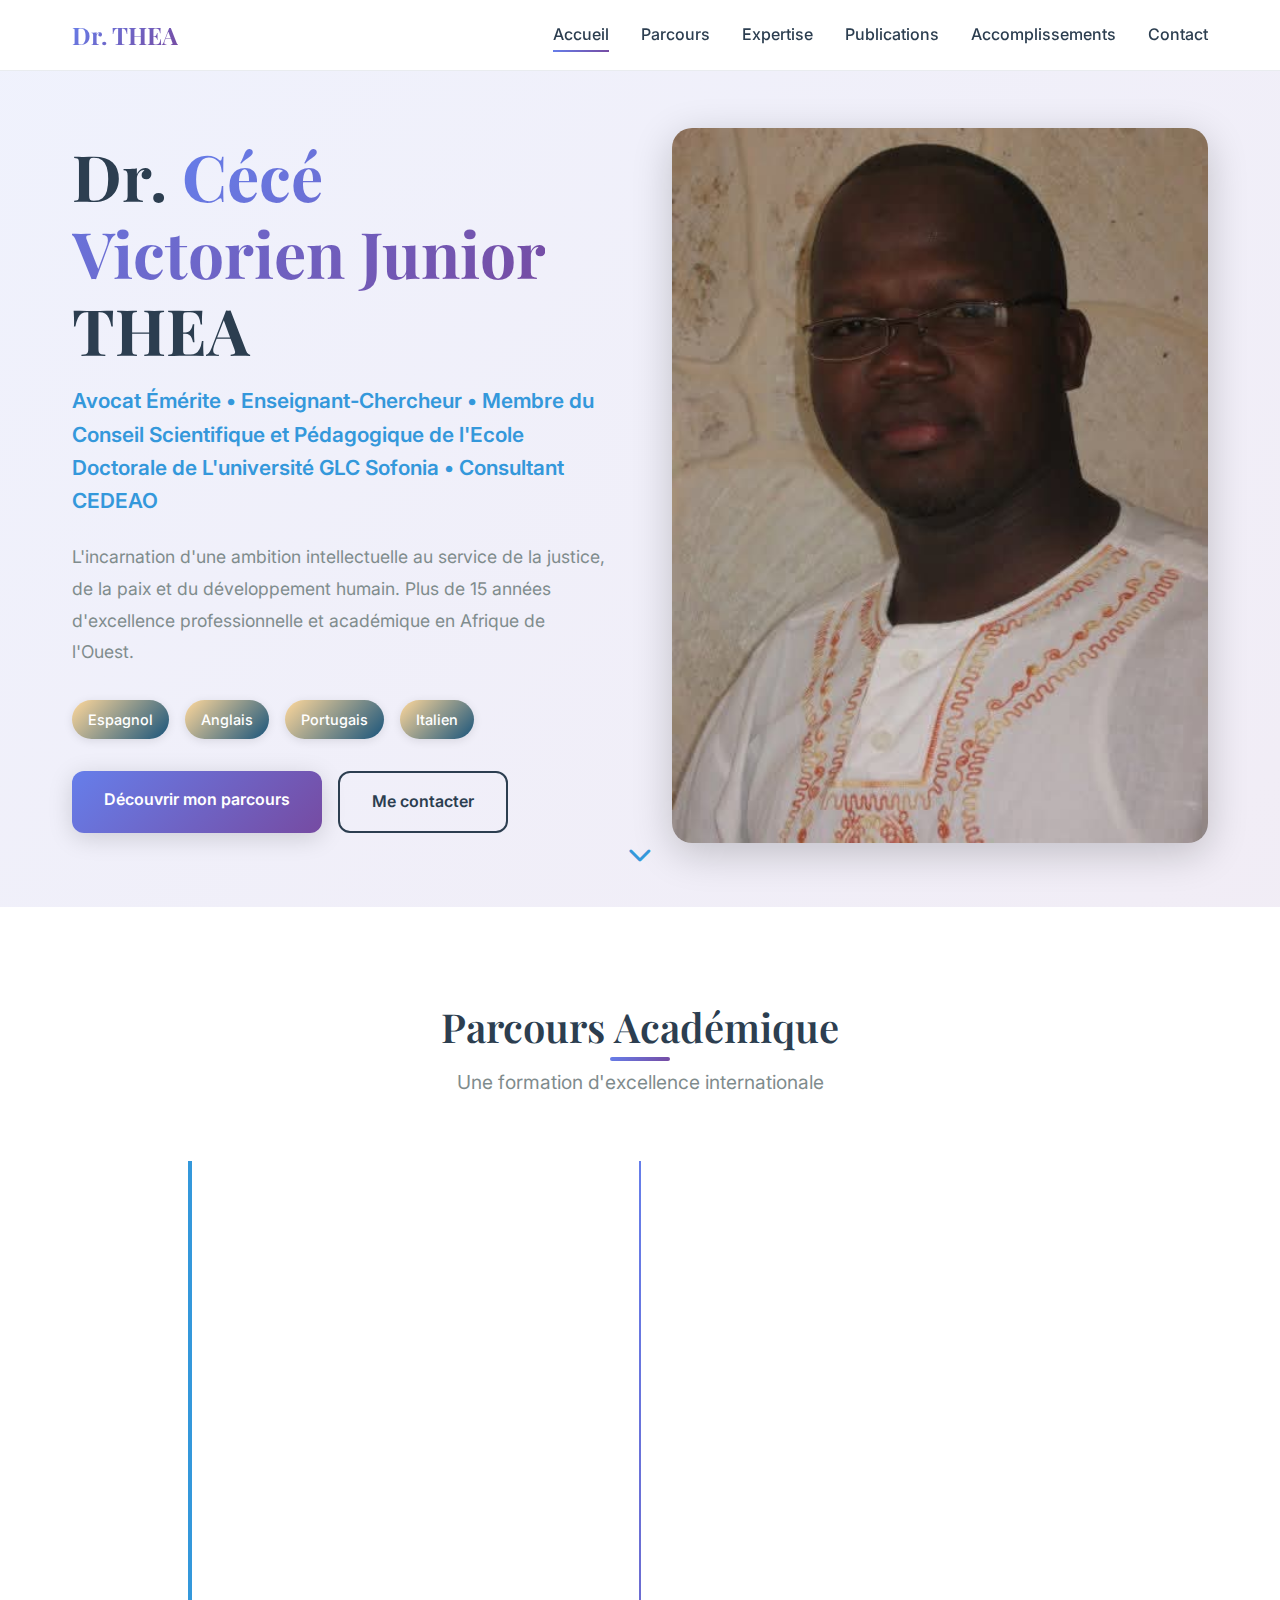
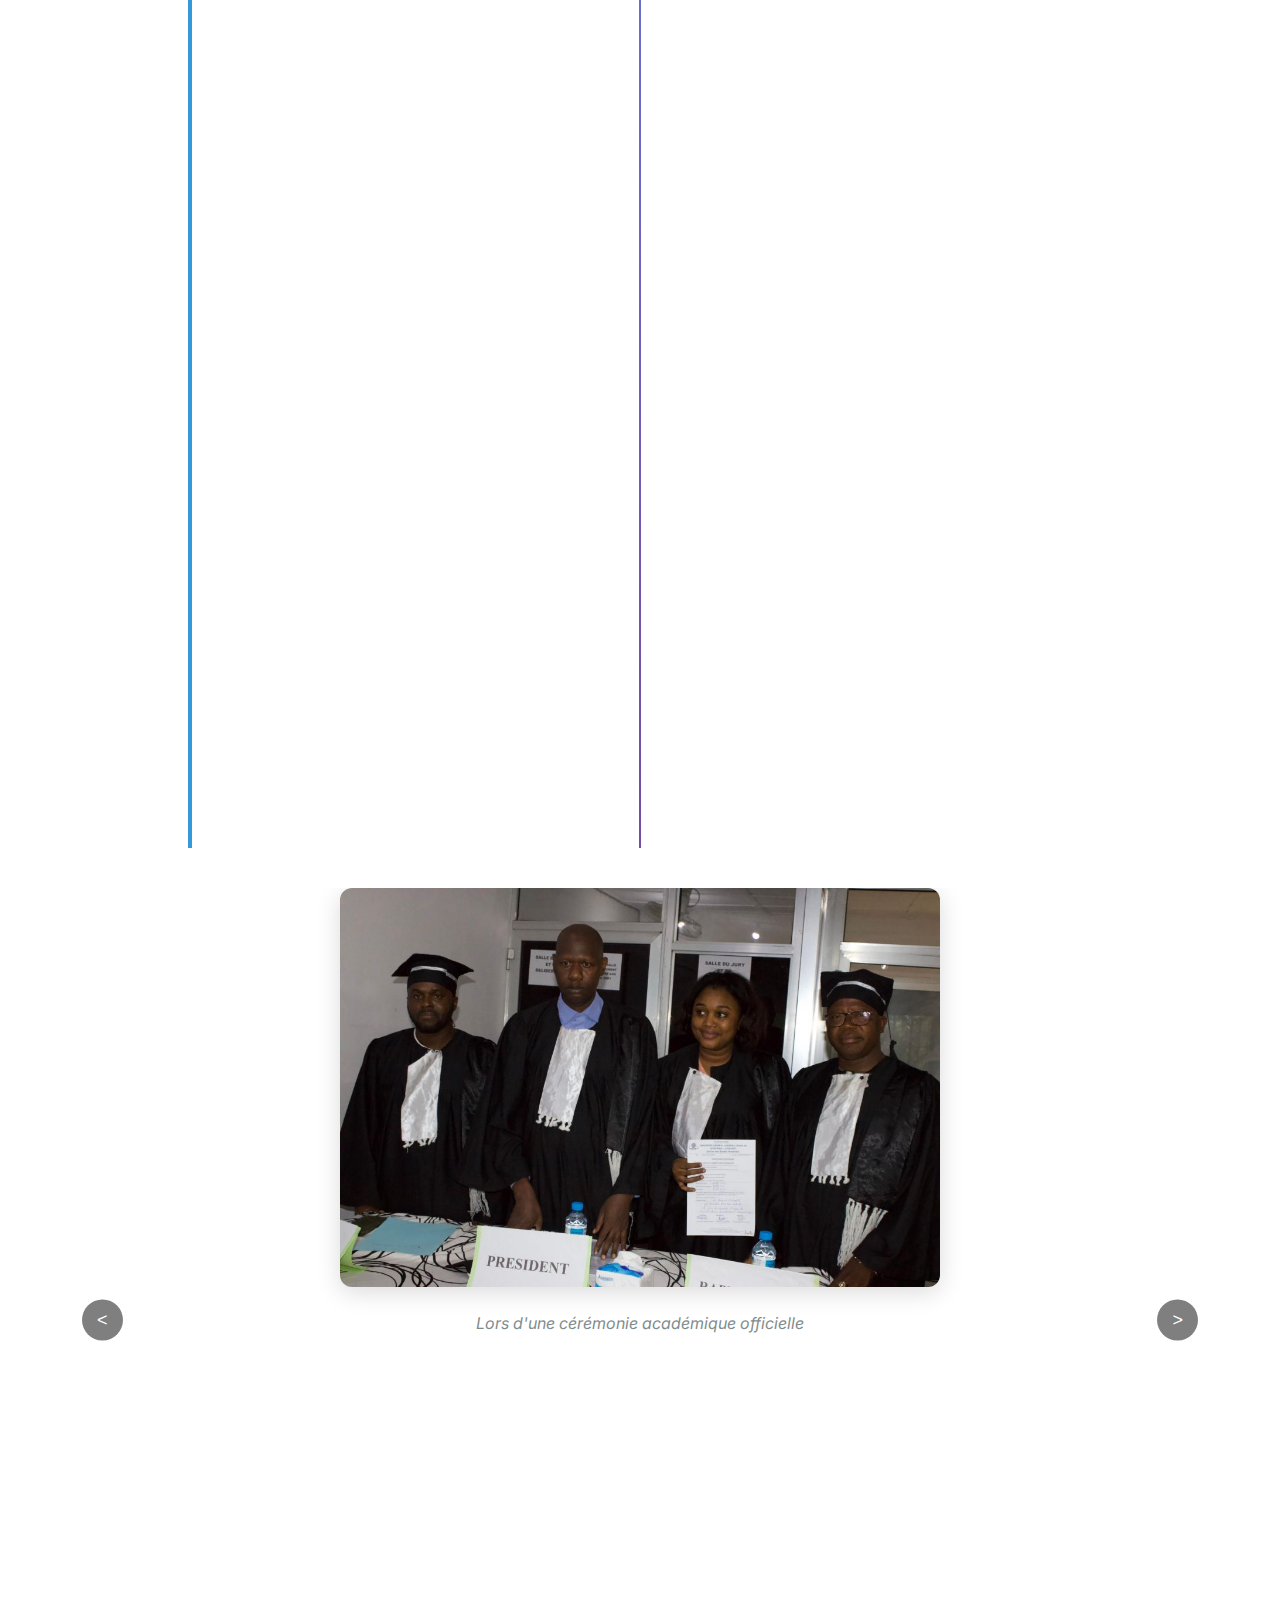
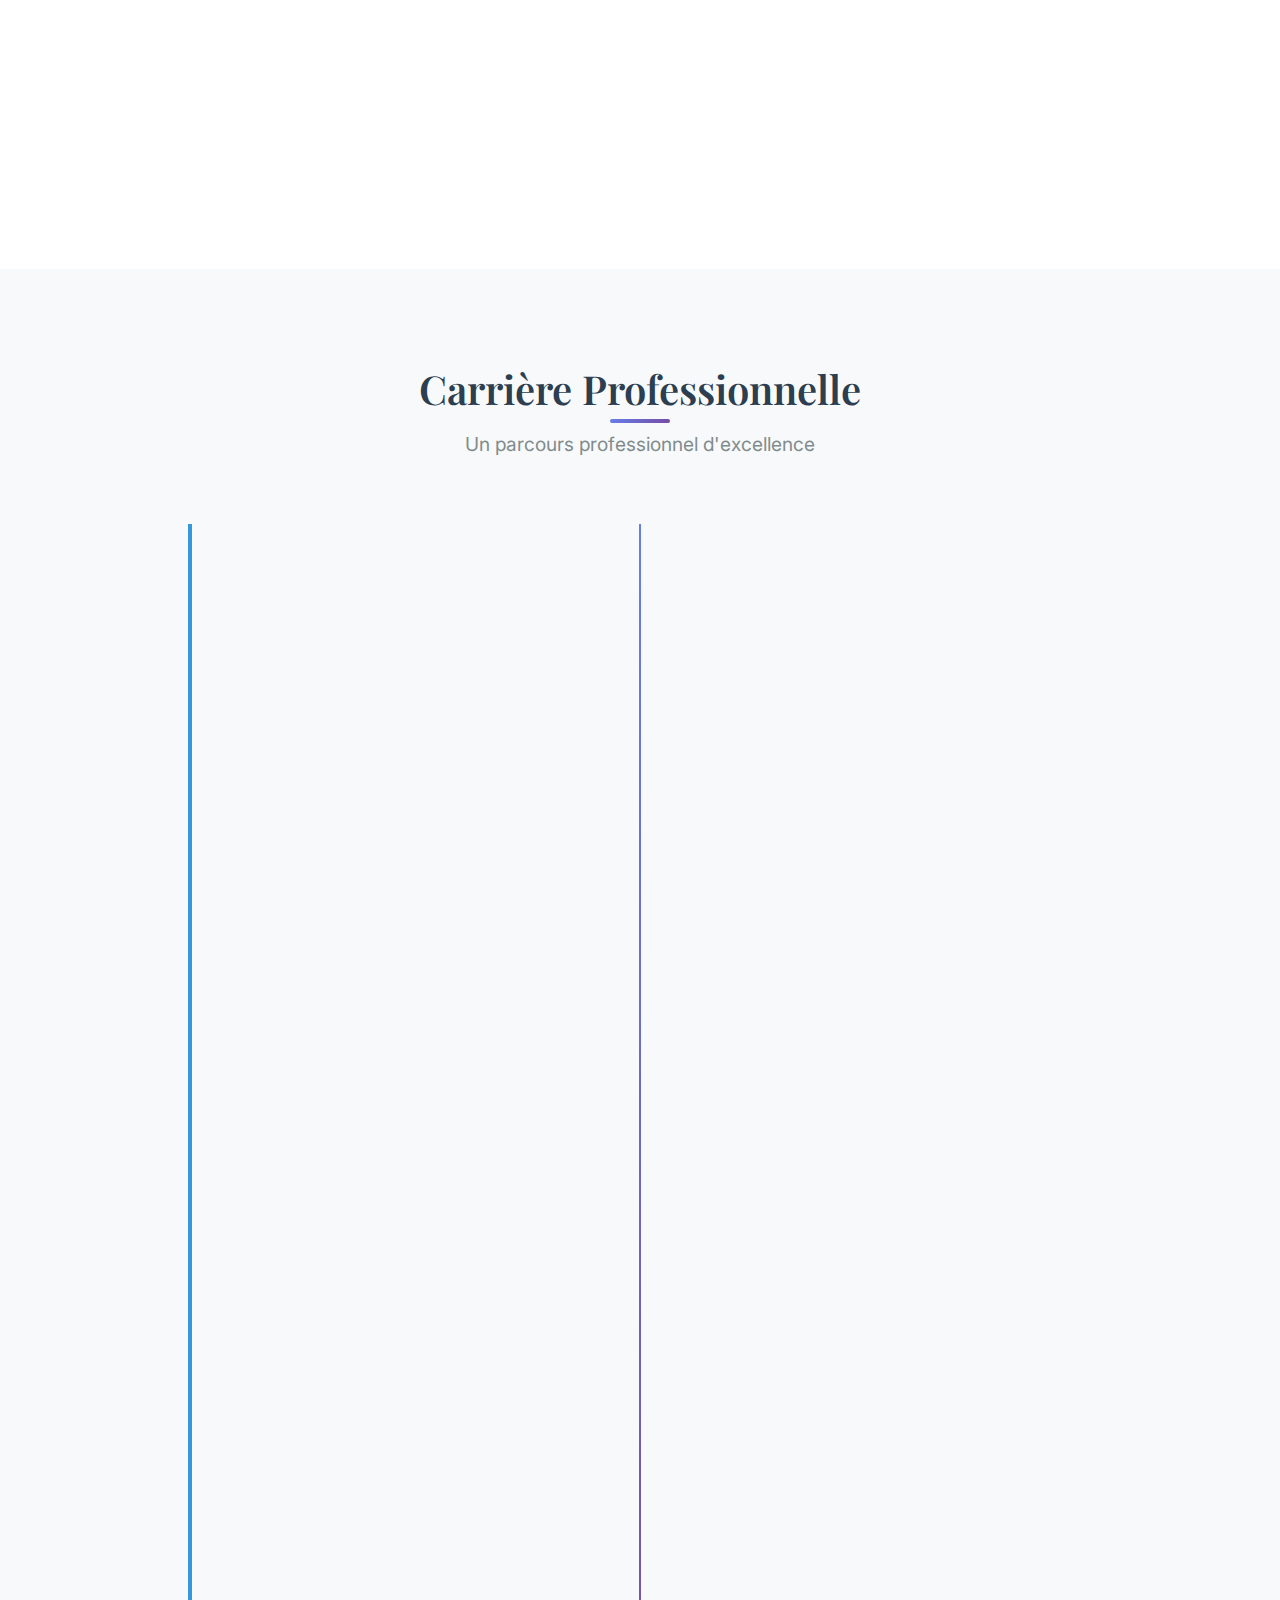
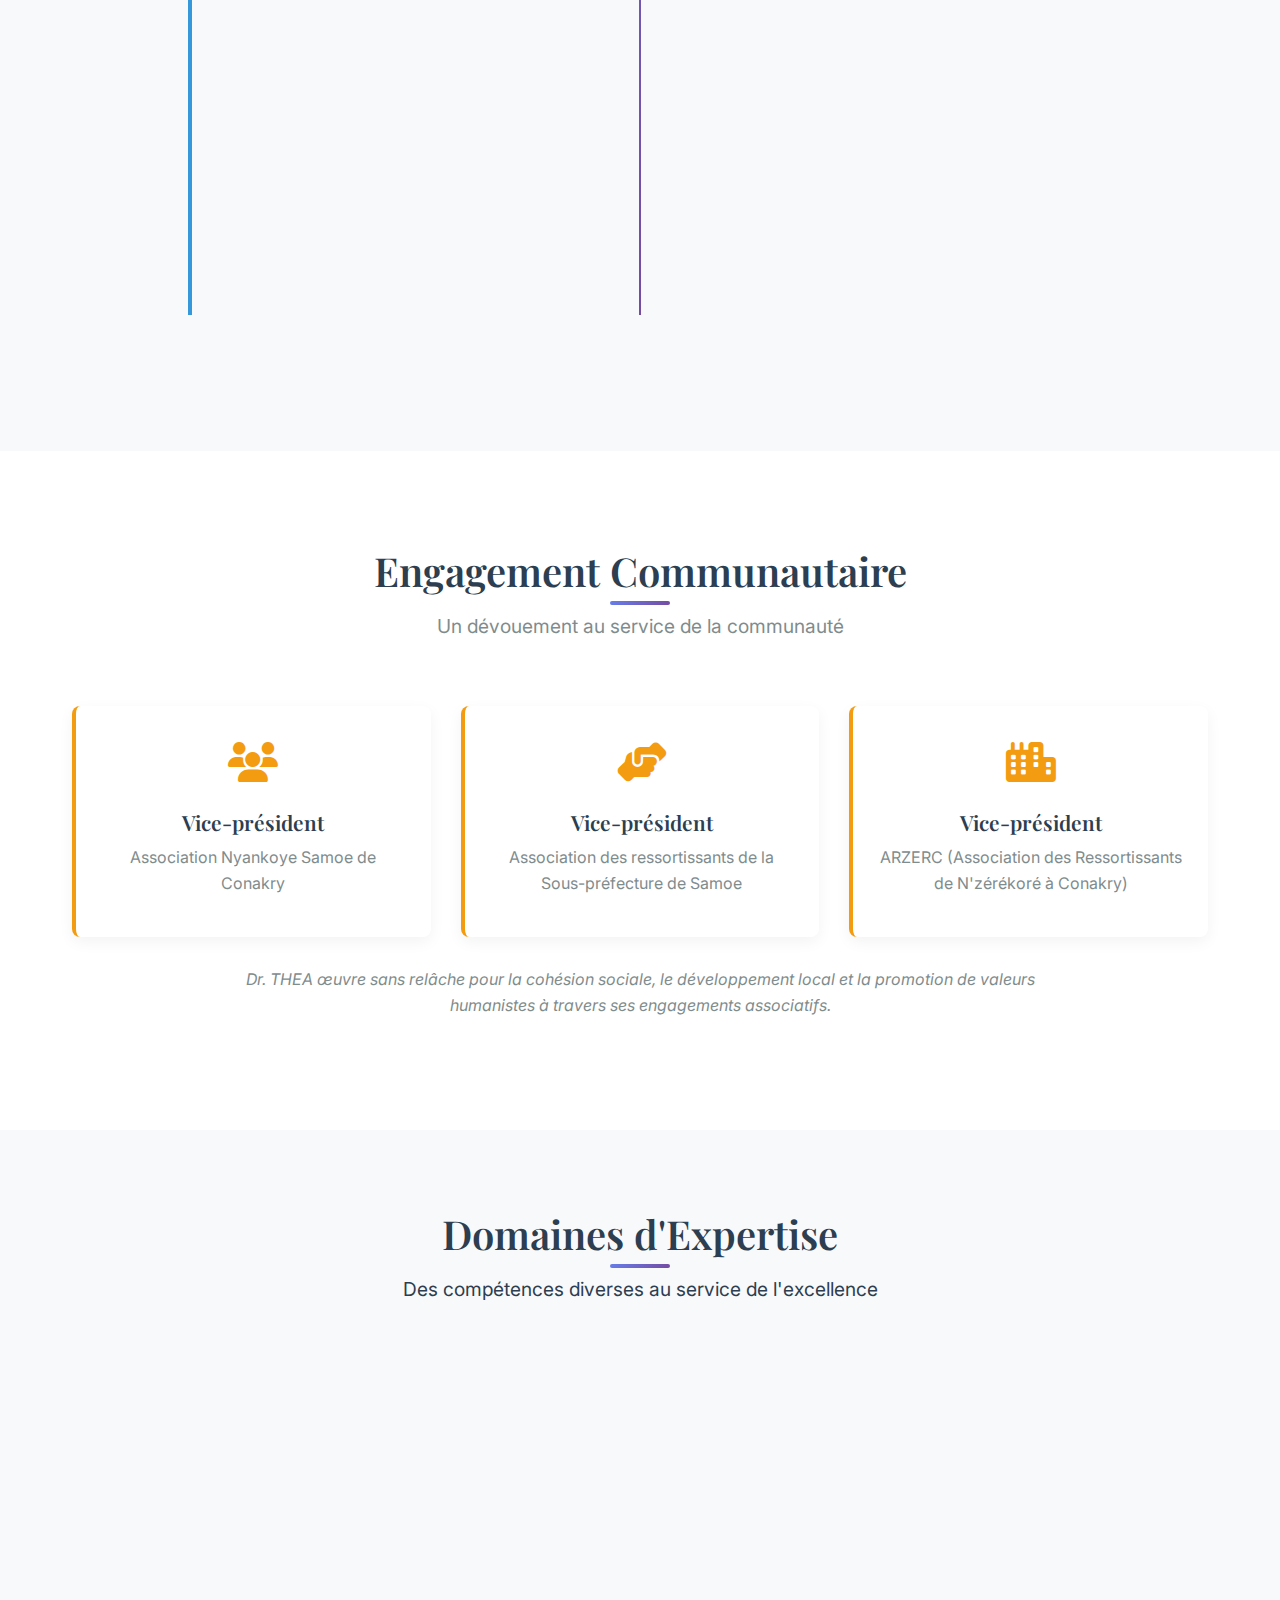
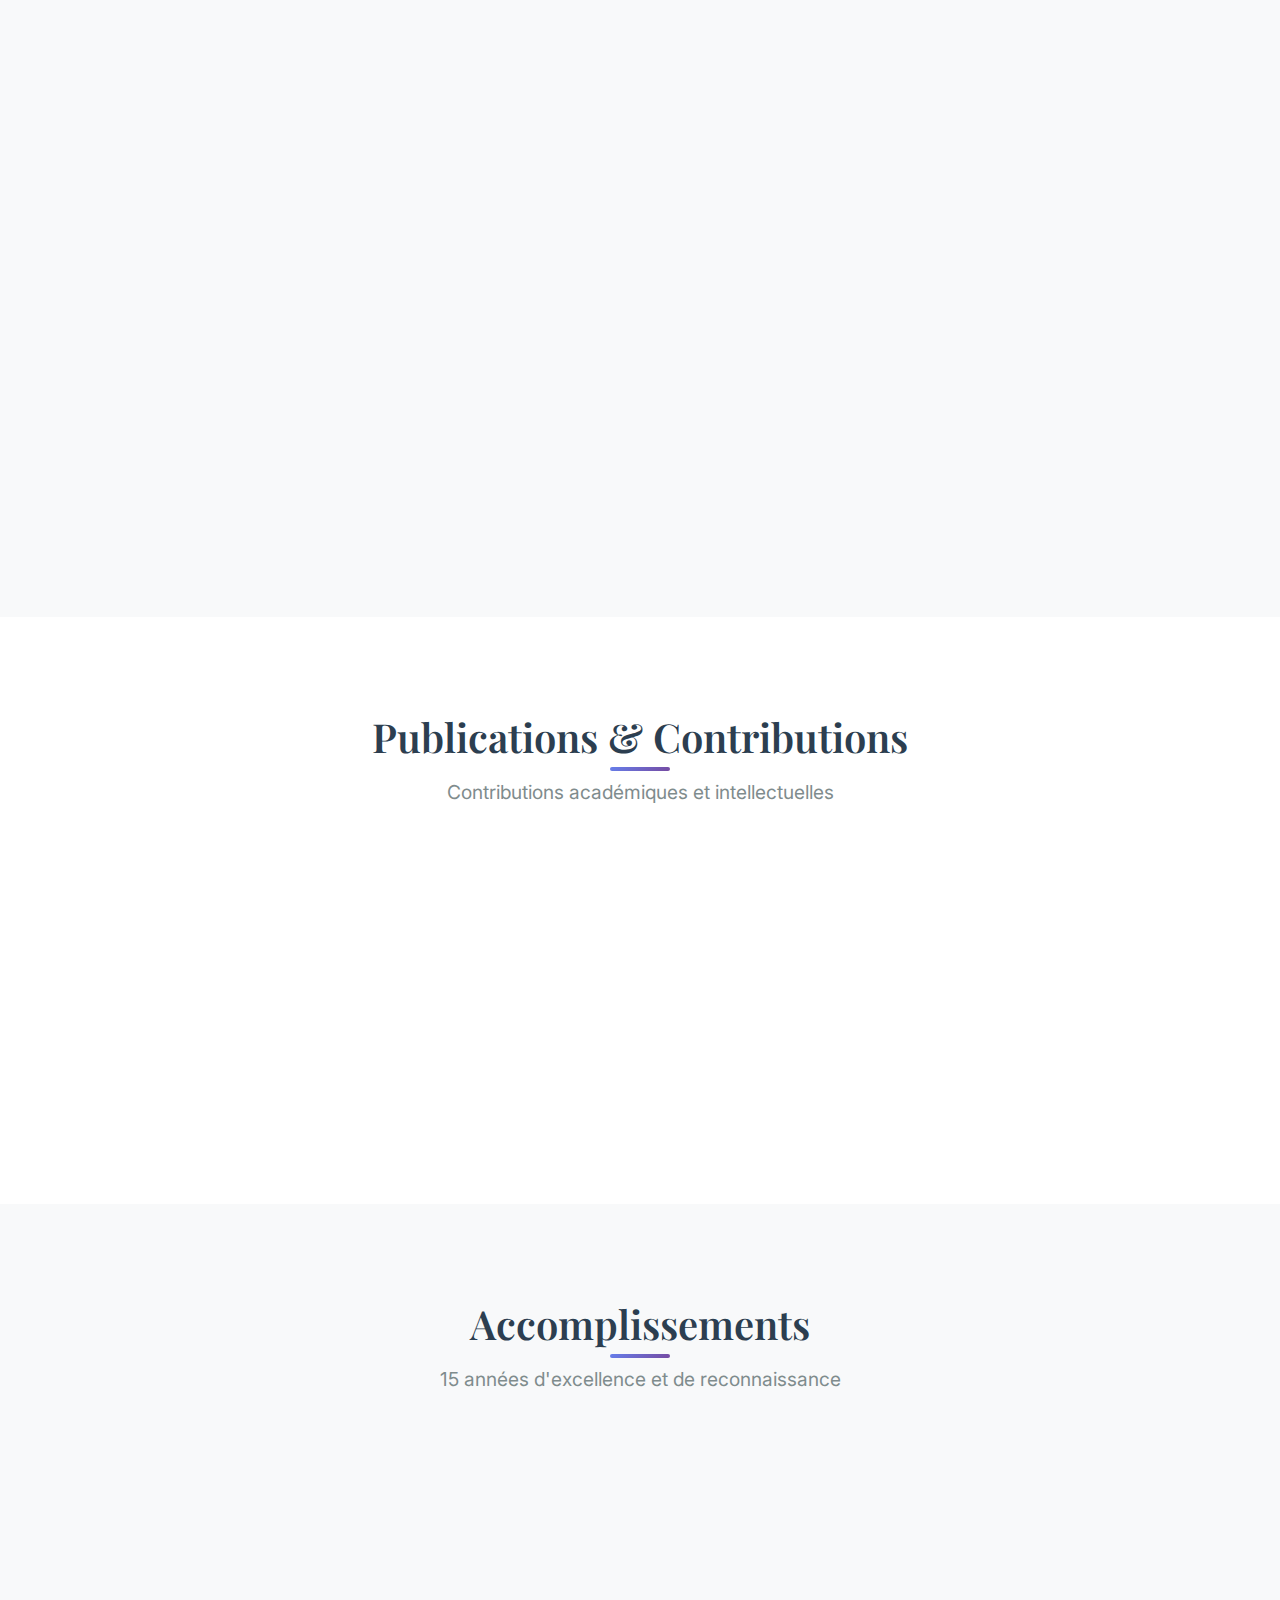
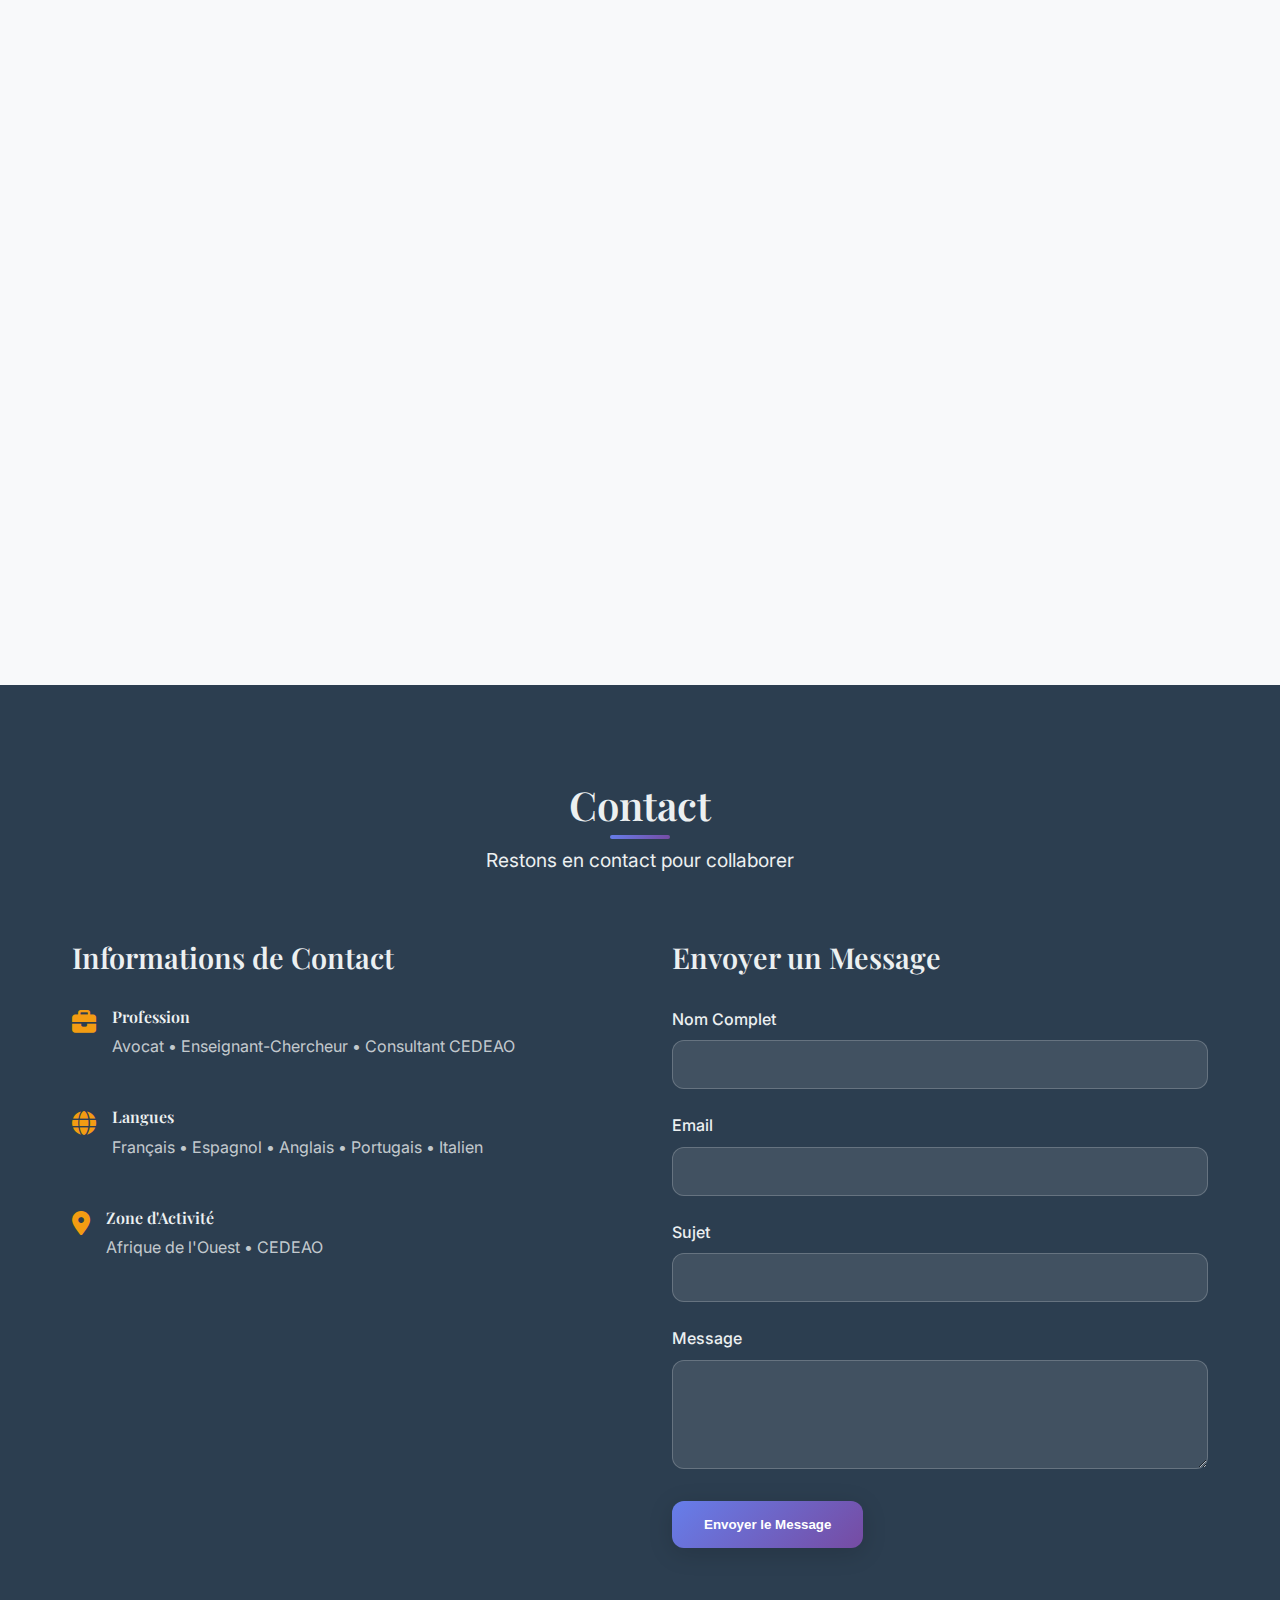
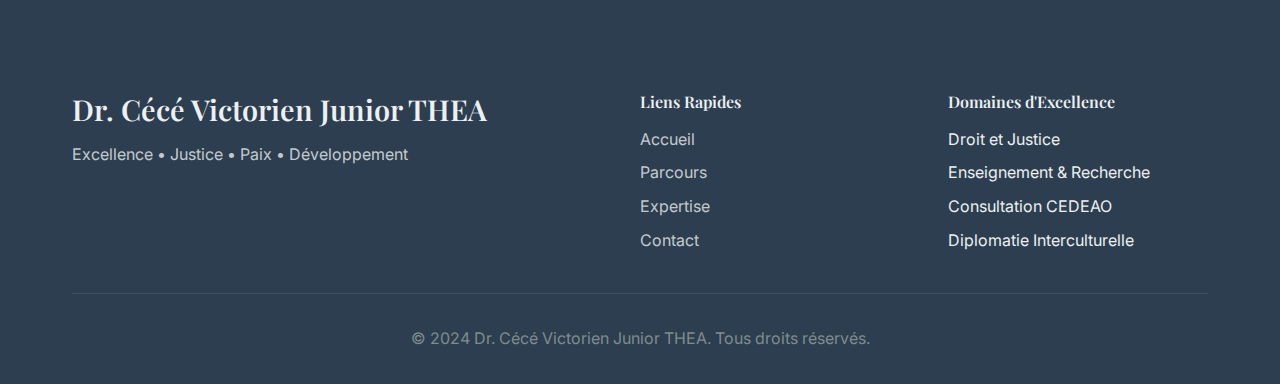
<file: index.html>
<!DOCTYPE html>
<html lang="fr">
<head>
    <meta charset="UTF-8">
    <meta name="viewport" content="width=device-width, initial-scale=1.0">
    <title>Dr. Cécé Victorien Junior THEA - Portfolio Professionnel</title>
    <link href="https://fonts.googleapis.com/css2?family=Inter:wght@300;400;500;600;700&family=Playfair+Display:wght@400;500;600;700&display=swap" rel="stylesheet">
    <link rel="stylesheet" href="https://cdn.jsdelivr.net/npm/@fortawesome/fontawesome-free@6.4.0/css/all.min.css">
    <link rel="stylesheet" href="css/style.css">
</head>
<body>
    <!-- Navigation -->
    <nav class="navbar" id="navbar">
        <div class="nav-container">
            <div class="nav-logo">
                <span>Dr. THEA</span>
            </div>
            <ul class="nav-menu" id="nav-menu">
                <li class="nav-item">
                    <a href="#accueil" class="nav-link">Accueil</a>
                </li>
                <li class="nav-item">
                    <a href="#parcours" class="nav-link">Parcours</a>
                </li>
                <li class="nav-item">
                    <a href="#expertise" class="nav-link">Expertise</a>
                </li>
                <li class="nav-item">
                    <a href="#publications" class="nav-link">Publications</a>
                </li>
                <li class="nav-item">
                    <a href="#accomplissements" class="nav-link">Accomplissements</a>
                </li>
                <li class="nav-item">
                    <a href="#contact" class="nav-link">Contact</a>
                </li>
            </ul>
            <div class="hamburger" id="hamburger">
                <span class="bar"></span>
                <span class="bar"></span>
                <span class="bar"></span>
            </div>
        </div>
    </nav>

    <!-- Section Héro -->
    <section id="accueil" class="hero">
        <div class="hero-content">
            <div class="hero-text">
                <h1 class="hero-title">
                    Dr. <span class="highlight">Cécé Victorien Junior</span> THEA
                </h1>
                <p class="hero-subtitle">
                    Avocat Émérite • Enseignant-Chercheur • Membre du Conseil Scientifique et Pédagogique de l'Ecole Doctorale de L'université GLC Sofonia • Consultant CEDEAO
                </p>
                <p class="hero-description">
                    L'incarnation d'une ambition intellectuelle au service de la justice, de la paix et du développement humain. 
                    Plus de 15 années d'excellence professionnelle et académique en Afrique de l'Ouest.
                </p>
                <div class="hero-languages">
                    <span class="language-badge">Espagnol</span>
                    <span class="language-badge">Anglais</span>
                    <span class="language-badge">Portugais</span>
                    <span class="language-badge">Italien</span>
                </div>
                <div class="hero-buttons">
                    <a href="#parcours" class="btn btn-primary">Découvrir mon parcours</a>
                    <a href="#contact" class="btn btn-secondary">Me contacter</a>
                </div>
            </div>
            <div class="hero-image">
                <div class="image-container">
                    <img src="images/photo1.jpg" alt="Dr. Cécé Victorien Junior THEA" class="profile-image">
                    <div class="image-overlay"></div>
                </div>
            </div>
        </div>
        <div class="scroll-indicator">
            <i class="fas fa-chevron-down"></i>
        </div>
    </section>

    <!-- Section Parcours Académique -->
    <section id="parcours" class="section">
        <div class="container">
            <div class="section-header">
                <h2 class="section-title">Parcours Académique</h2>
                <p class="section-subtitle">Une formation d'excellence internationale</p>
            </div>
            
            <div class="timeline">
                <div class="timeline-item">
                    <div class="timeline-marker"></div>
                    <div class="timeline-content">
                        <div class="timeline-date">1992-1997</div>
                        <h3>Université Gamal Abdel Nasser, Conakry, Guinée</h3>
                        <p>Maîtrise approfondie de la langue espagnole</p>
                    </div>
                </div>
                
                <div class="timeline-item">
                    <div class="timeline-marker"></div>
                    <div class="timeline-content">
                        <div class="timeline-date">Université de Santiago de Cuba</div>
                        <h3>Perfectionnement en langue espagnole</h3>
                        <p>Approfondissement des compétences linguistiques et culturelles</p>
                    </div>
                </div>
                
                <div class="timeline-item">
                    <div class="timeline-marker"></div>
                    <div class="timeline-content">
                        <div class="timeline-date">1998-2003</div>
                        <h3>Université centrale de Las Villas, Cuba</h3>
                        <p>Diplôme d'études supérieures en droit (Bac+5)</p>
                    </div>
                </div>
                
                <div class="timeline-item">
                    <div class="timeline-marker"></div>
                    <div class="timeline-content">
                        <div class="timeline-date">2004-2006</div>
                        <h3>Université de La Havane, Cuba</h3>
                        <p>Spécialisation en droit international public</p>
                    </div>
                </div>
                
                <div class="timeline-item">
                    <div class="timeline-marker"></div>
                    <div class="timeline-content">
                        <div class="timeline-date">2004-2010</div>
                        <h3>Université de La Havane, Cuba</h3>
                        <p>Doctorat en droit international public</p>
                        <p class="timeline-thesis">Thèse: "Les voies pacifiques de résolution des conflits armés dans l'espace des États membres de la CEDEAO"</p>
                    </div>
                </div>
            </div>

            <div class="academic-image carousel">
                <div class="carousel-container">
                    <div class="carousel-slide">
                        <img src="images/photo2.jpg" alt="Cérémonie académique - Dr. THEA" class="ceremony-image">
                        <div class="image-caption">
                            <p>Lors d'une cérémonie académique officielle</p>
                        </div>
                    </div>
                    <div class="carousel-slide">
                        <img src="images/photo3.jpg" alt="Conférence - Dr. THEA" class="ceremony-image">
                        <div class="image-caption">
                            <p>Lors d'une conférence internationale</p>
                        </div>
                    </div>
                    <div class="carousel-slide">
                        <img src="images/photo4.jpg" alt="Remise de diplôme - Dr. THEA" class="ceremony-image">
                        <div class="image-caption">
                            <p>Cérémonie de remise de diplôme</p>
                        </div>
                    </div>
                    <div class="carousel-slide">
                        <img src="images/photo5.jpg" alt="Remise de diplôme - Dr. THEA" class="ceremony-image">
                        <div class="image-caption">
                            <p>Cérémonie de remise de diplôme</p>
                        </div>
                    </div>
                    <div class="carousel-slide">
                        <img src="images/photo6.jpg" alt="Remise de diplôme - Dr. THEA" class="ceremony-image">
                        <div class="image-caption">
                            <p>Cérémonie de remise de diplôme</p>
                        </div>
                    </div>
                    <div class="carousel-slide">
                        <img src="images/photo7.jpg" alt="Remise de diplôme - Dr. THEA" class="ceremony-image">
                        <div class="image-caption">
                            <p>Cérémonie de remise de diplôme</p>
                        </div>
                    </div>
                </div>
                <button class="carousel-button prev">&lt;</button>
                <button class="carousel-button next">&gt;</button>
            </div>
        </div>
    </section>

    <!-- Section Carrière Professionnelle -->
    <section id="carriere" class="section">
        <div class="container">
            <div class="section-header">
                <h2 class="section-title">Carrière Professionnelle</h2>
                <p class="section-subtitle">Un parcours professionnel d'excellence</p>
            </div>
            
            <div class="timeline">
                <div class="timeline-item">
                    <div class="timeline-marker"></div>
                    <div class="timeline-content">
                        <div class="timeline-date">2011-2016</div>
                        <h3>Recteur de l'Université pour le Développement Communautaire (UDECOM)</h3>
                        <p>N'zérékoré, Guinée</p>
                        <p>Plus jeune Recteur de l'histoire de l'université, impulsant des programmes innovants de formation et de recherche centrés sur le développement local.</p>
                    </div>
                </div>
                
                <div class="timeline-item">
                    <div class="timeline-marker"></div>
                    <div class="timeline-content">
                        <div class="timeline-date">2016-2021</div>
                        <h3>Directeur de la Clinique juridique de l'INIDH</h3>
                        <p>Institution Nationale Indépendante des Droits Humains</p>
                        <p>Formation d'une génération de juristes conscients de leurs responsabilités civiques et sociales.</p>
                    </div>
                </div>
                
                <div class="timeline-item">
                    <div class="timeline-marker"></div>
                    <div class="timeline-content">
                        <div class="timeline-date">Présent</div>
                        <h3>Directeur du cabinet d'avocats et d'études légales "JUREX"</h3>
                        <p>Conjugue rigueur juridique et approche innovante, offrant un accompagnement d'excellence à ses clients.</p>
                    </div>
                </div>
                
                <div class="timeline-item">
                    <div class="timeline-marker"></div>
                    <div class="timeline-content">
                        <div class="timeline-date">Présent</div>
                        <h3>Enseignant-Chercheur</h3>
                        <p>Université Général Lansana Conté de Sonfonia et ISFAD de Conakry</p>
                        <p>Encadrement de doctorants et d'étudiants en Masters spécialisés en droit de l'environnement, mines et développement durable, droit de l'homme et droit humanitaire, et droit public fondamental.</p>
                    </div>
                </div>
            </div>
        </div>
    </section>

    <!-- Section Engagement Communautaire -->
    <section id="engagement" class="section">
        <div class="container">
            <div class="section-header">
                <h2 class="section-title">Engagement Communautaire</h2>
                <p class="section-subtitle">Un dévouement au service de la communauté</p>
            </div>
            
            <div class="engagement-grid">
                <div class="engagement-card">
                    <div class="card-icon">
                        <i class="fas fa-users"></i>
                    </div>
                    <h3>Vice-président</h3>
                    <p>Association Nyankoye Samoe de Conakry</p>
                </div>
                
                <div class="engagement-card">
                    <div class="card-icon">
                        <i class="fas fa-hands-helping"></i>
                    </div>
                    <h3>Vice-président</h3>
                    <p>Association des ressortissants de la Sous-préfecture de Samoe</p>
                </div>
                
                <div class="engagement-card">
                    <div class="card-icon">
                        <i class="fas fa-city"></i>
                    </div>
                    <h3>Vice-président</h3>
                    <p>ARZERC (Association des Ressortissants de N'zérékoré à Conakry)</p>
                </div>
            </div>
            
            <div class="engagement-description">
                <p>Dr. THEA œuvre sans relâche pour la cohésion sociale, le développement local et la promotion de valeurs humanistes à travers ses engagements associatifs.</p>
            </div>
        </div>
    </section>

    <!-- Section Expertise -->
    <section id="expertise" class="section expertise-section">
        <div class="container">
            <div class="section-header">
                <h2 class="section-title">Domaines d'Expertise</h2>
                <p class="section-subtitle">Des compétences diverses au service de l'excellence</p>
            </div>
            
            <div class="expertise-grid">
                <div class="expertise-card">
                    <div class="card-icon">
                        <i class="fas fa-balance-scale"></i>
                    </div>
                    <h3>Droit International</h3>
                    <p>Spécialiste des questions juridiques internationales avec plus de 15 années d'expérience. Expertise particulière en droit international public.</p>
                </div>
                
                <div class="expertise-card">
                    <div class="card-icon">
                        <i class="fas fa-graduation-cap"></i>
                    </div>
                    <h3>Enseignement Supérieur</h3>
                    <p>Formation et encadrement de doctorants et d'étudiants en Masters spécialisés en droit de l'environnement, mines et développement durable, droit de l'homme et droit humanitaire.</p>
                </div>
                
                <div class="expertise-card">
                    <div class="card-icon">
                        <i class="fas fa-handshake"></i>
                    </div>
                    <h3>Consultation Juridique</h3>
                    <p>Conseil et expertise auprès du Parlement de la CEDEAO et d'autres organisations régionales et internationales.</p>
                </div>
                
                <div class="expertise-card">
                    <div class="card-icon">
                        <i class="fas fa-gavel"></i>
                    </div>
                    <h3>Cabinet d'Avocats JUREX</h3>
                    <p>Direction d'un cabinet d'avocats et d'études légales alliant rigueur juridique et approche innovante.</p>
                </div>
                
                <div class="expertise-card">
                    <div class="card-icon">
                        <i class="fas fa-dove"></i>
                    </div>
                    <h3>Gestion et Prévention des Conflits</h3>
                    <p>Spécialiste en alerte précoce, maintien de la paix et résolution pacifique des conflits armés dans l'espace CEDEAO.</p>
                </div>
                
                <div class="expertise-card">
                    <div class="card-icon">
                        <i class="fas fa-globe-africa"></i>
                    </div>
                    <h3>Communication Interculturelle</h3>
                    <p>Polyglotte maîtrisant l'espagnol, l'anglais, le portugais et l'italien, facilitant le dialogue et la diplomatie internationale.</p>
                </div>
            </div>
        </div>
    </section>

    <!-- Section Publications -->
    <section id="publications" class="section">
        <div class="container">
            <div class="section-header">
                <h2 class="section-title">Publications & Contributions</h2>
                <p class="section-subtitle">Contributions académiques et intellectuelles</p>
            </div>
            
            <div class="publications-grid">
                <div class="publication-card">
                    <div class="publication-type">Recherche Juridique</div>
                    <h3>Contributions au Droit Ouest-Africain</h3>
                    <p>Recherches approfondies sur l'harmonisation des systèmes juridiques en Afrique de l'Ouest</p>
                </div>
                
                <div class="publication-card">
                    <div class="publication-type">Consultation CEDEAO</div>
                    <h3>Rapports Parlementaires</h3>
                    <p>Analyses et recommandations pour le renforcement des institutions démocratiques régionales</p>
                </div>
                
                <div class="publication-card">
                    <div class="publication-type">Enseignement</div>
                    <h3>Formation Académique</h3>
                    <p>Développement de programmes d'enseignement innovants en droit et sciences politiques</p>
                </div>
            </div>
        </div>
    </section>

    <!-- Section Accomplissements -->
    <section id="accomplissements" class="section accomplishments-section">
        <div class="container">
            <div class="section-header">
                <h2 class="section-title">Accomplissements</h2>
                <p class="section-subtitle">15 années d'excellence et de reconnaissance</p>
            </div>
            
            <div class="stats-grid">
                <div class="stat-card">
                    <div class="stat-number">15+</div>
                    <div class="stat-label">Années d'Expérience</div>
                </div>
                
                <div class="stat-card">
                    <div class="stat-number">4</div>
                    <div class="stat-label">Langues Maîtrisées</div>
                </div>
                
                <div class="stat-card">
                    <div class="stat-number">∞</div>
                    <div class="stat-label">Impact Régional</div>
                </div>
            </div>
            
            <div class="achievements-list">
                <div class="achievement-item">
                    <i class="fas fa-trophy"></i>
                    <div class="achievement-content">
                        <h3>Référence Incontournable</h3>
                        <p>Reconnu comme une référence incontournable en Afrique de l'Ouest</p>
                    </div>
                </div>
                
                <div class="achievement-item">
                    <i class="fas fa-medal"></i>
                    <div class="achievement-content">
                        <h3>Excellence Professionnelle</h3>
                        <p>Plus de 15 années consacrées à l'excellence professionnelle et académique</p>
                    </div>
                </div>
                
                <div class="achievement-item">
                    <i class="fas fa-star"></i>
                    <div class="achievement-content">
                        <h3>Impact International</h3>
                        <p>Contribution significative au dialogue et à la diplomatie interculturelle</p>
                    </div>
                </div>
            </div>
        </div>
    </section>

    <!-- Section Contact -->
    <section id="contact" class="section contact-section">
        <div class="container">
            <div class="section-header">
                <h2 class="section-title">Contact</h2>
                <p class="section-subtitle">Restons en contact pour collaborer</p>
            </div>
            
            <div class="contact-content">
                <div class="contact-info">
                    <h3>Informations de Contact</h3>
                    <div class="contact-item">
                        <i class="fas fa-briefcase"></i>
                        <div>
                            <h4>Profession</h4>
                            <p>Avocat • Enseignant-Chercheur • Consultant CEDEAO</p>
                        </div>
                    </div>
                    
                    <div class="contact-item">
                        <i class="fas fa-globe"></i>
                        <div>
                            <h4>Langues</h4>
                            <p>Français • Espagnol • Anglais • Portugais • Italien</p>
                        </div>
                    </div>
                    
                    <div class="contact-item">
                        <i class="fas fa-map-marker-alt"></i>
                        <div>
                            <h4>Zone d'Activité</h4>
                            <p>Afrique de l'Ouest • CEDEAO</p>
                        </div>
                    </div>
                </div>
                
                <div class="contact-form">
                    <h3>Envoyer un Message</h3>
                    <form id="contactForm">
                        <div class="form-group">
                            <label for="name">Nom Complet</label>
                            <input type="text" id="name" name="name" required>
                        </div>
                        
                        <div class="form-group">
                            <label for="email">Email</label>
                            <input type="email" id="email" name="email" required>
                        </div>
                        
                        <div class="form-group">
                            <label for="subject">Sujet</label>
                            <input type="text" id="subject" name="subject" required>
                        </div>
                        
                        <div class="form-group">
                            <label for="message">Message</label>
                            <textarea id="message" name="message" rows="5" required></textarea>
                        </div>
                        
                        <button type="button" id="sendMailtoBtn" class="btn btn-primary">Envoyer le Message</button>
                    </form>
                    <div id="form-status" class="mt-3"></div>
                </div>
            </div>
        </div>
    </section>

    <!-- Footer -->
    <footer class="footer">
        <div class="container">
            <div class="footer-content">
                <div class="footer-logo">
                    <h3>Dr. Cécé Victorien Junior THEA</h3>
                    <p>Excellence • Justice • Paix • Développement</p>
                </div>
                
                <div class="footer-links">
                    <h4>Liens Rapides</h4>
                    <ul>
                        <li><a href="#accueil">Accueil</a></li>
                        <li><a href="#parcours">Parcours</a></li>
                        <li><a href="#expertise">Expertise</a></li>
                        <li><a href="#contact">Contact</a></li>
                    </ul>
                </div>
                
                <div class="footer-contact">
                    <h4>Domaines d'Excellence</h4>
                    <ul>
                        <li>Droit et Justice</li>
                        <li>Enseignement & Recherche</li>
                        <li>Consultation CEDEAO</li>
                        <li>Diplomatie Interculturelle</li>
                    </ul>
                </div>
            </div>
            
            <div class="footer-bottom">
                <p>&copy; 2024 Dr. Cécé Victorien Junior THEA. Tous droits réservés.</p>
            </div>
        </div>
    </footer>

    <!-- JavaScript -->
    <script src="js/script.js"></script>
</body>
</html>
</file>
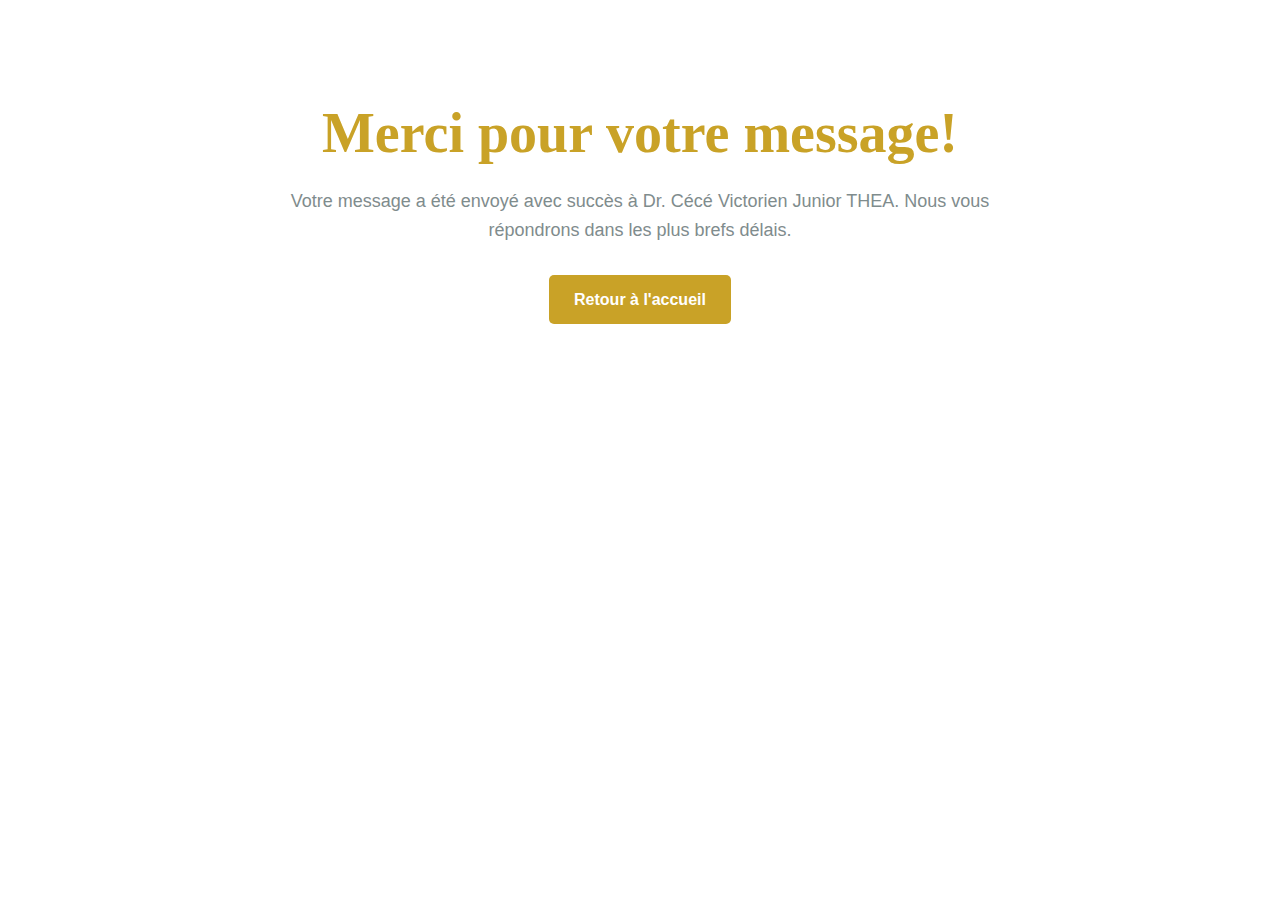
<file: merci.html>
<!DOCTYPE html>
<html lang="fr">
<head>
    <meta charset="UTF-8">
    <meta name="viewport" content="width=device-width, initial-scale=1.0">
    <title>Merci pour votre message - Dr. Cécé Victorien Junior THEA</title>
    <link rel="stylesheet" href="css/style.css">
    <style>
        .thank-you-container {
            text-align: center;
            padding: 100px 20px;
            max-width: 800px;
            margin: 0 auto;
        }
        .thank-you-container h1 {
            color: #c9a227;
            margin-bottom: 20px;
        }
        .thank-you-container p {
            font-size: 18px;
            margin-bottom: 30px;
        }
        .back-button {
            display: inline-block;
            background-color: #c9a227;
            color: white;
            padding: 12px 25px;
            text-decoration: none;
            border-radius: 5px;
            font-weight: bold;
            transition: background-color 0.3s;
        }
        .back-button:hover {
            background-color: #a88a20;
        }
    </style>
</head>
<body>
    <div class="thank-you-container">
        <h1>Merci pour votre message!</h1>
        <p>Votre message a été envoyé avec succès à Dr. Cécé Victorien Junior THEA. Nous vous répondrons dans les plus brefs délais.</p>
        <a href="index.html" class="back-button">Retour à l'accueil</a>
    </div>
</body>
</html>
</file>
<file: css/style.css>
/* Variables CSS */
:root {
    --primary-color: #2c3e50;
    --secondary-color: #3498db;
    --accent-color: #e74c3c;
    --gold-color: #f39c12;
    --text-primary: #2c3e50;
    --text-secondary: #7f8c8d;
    --text-light: #ecf0f1;
    --bg-primary: #ffffff;
    --bg-secondary: #f8f9fa;
    --bg-dark: #2c3e50;
    --border-color: #e9ecef;
    --shadow-light: 0 2px 10px rgba(0, 0, 0, 0.1);
    --shadow-medium: 0 5px 25px rgba(0, 0, 0, 0.15);
    --shadow-dark: 0 10px 40px rgba(0, 0, 0, 0.2);
    --gradient-primary: linear-gradient(135deg, #667eea 0%, #764ba2 100%);
    --gradient-secondary: linear-gradient(135deg, #f093fb 0%, #f5576c 100%);
    --gradient-gold: linear-gradient(135deg, #ffd89b 0%, #19547b 100%);
    --border-radius: 12px;
    --transition: all 0.3s cubic-bezier(0.4, 0, 0.2, 1);
    --max-width: 1200px;
}

/* Reset et base */
* {
    margin: 0;
    padding: 0;
    box-sizing: border-box;
}

html {
    scroll-behavior: smooth;
    font-size: 16px;
}

body {
    font-family: 'Inter', sans-serif;
    line-height: 1.6;
    color: var(--text-primary);
    background-color: var(--bg-primary);
    overflow-x: hidden;
}

/* Typographie */
h1, h2, h3, h4, h5, h6 {
    font-family: 'Playfair Display', serif;
    font-weight: 600;
    line-height: 1.2;
    margin-bottom: 1rem;
}

h1 {
    font-size: 3.5rem;
    font-weight: 700;
}

h2 {
    font-size: 2.5rem;
}

h3 {
    font-size: 1.8rem;
}

p {
    margin-bottom: 1rem;
    color: var(--text-secondary);
}

/* Container */
.container {
    max-width: var(--max-width);
    margin: 0 auto;
    padding: 0 2rem;
}

/* Navigation */
.navbar {
    position: fixed;
    top: 0;
    left: 0;
    right: 0;
    z-index: 1000;
    background: rgba(255, 255, 255, 0.95);
    backdrop-filter: blur(20px);
    border-bottom: 1px solid var(--border-color);
    transition: var(--transition);
}

.navbar.scrolled {
    background: rgba(255, 255, 255, 0.98);
    box-shadow: var(--shadow-light);
}

.nav-container {
    display: flex;
    justify-content: space-between;
    align-items: center;
    padding: 1rem 2rem;
    max-width: var(--max-width);
    margin: 0 auto;
}

.nav-logo span {
    font-family: 'Playfair Display', serif;
    font-size: 1.5rem;
    font-weight: 700;
    color: var(--primary-color);
    background: var(--gradient-primary);
    -webkit-background-clip: text;
    -webkit-text-fill-color: transparent;
    background-clip: text;
}

.nav-menu {
    display: flex;
    list-style: none;
    gap: 2rem;
}

.nav-link {
    text-decoration: none;
    color: var(--text-primary);
    font-weight: 500;
    position: relative;
    padding: 0.5rem 0;
    transition: var(--transition);
}

.nav-link::after {
    content: '';
    position: absolute;
    bottom: 0;
    left: 0;
    width: 0;
    height: 2px;
    background: var(--gradient-primary);
    transition: var(--transition);
}

.nav-link:hover::after,
.nav-link.active::after {
    width: 100%;
}

.nav-link:hover {
    color: var(--secondary-color);
}

/* Menu hamburger */
.hamburger {
    display: none;
    flex-direction: column;
    cursor: pointer;
    gap: 4px;
}

.bar {
    width: 25px;
    height: 3px;
    background: var(--primary-color);
    transition: var(--transition);
}

/* Section Hero */
.hero {
    min-height: 100vh;
    display: flex;
    align-items: center;
    position: relative;
    background: linear-gradient(135deg, rgba(102, 126, 234, 0.1) 0%, rgba(118, 75, 162, 0.1) 100%);
    padding: 8rem 0 4rem;
}

.hero-content {
    display: grid;
    grid-template-columns: 1fr 1fr;
    gap: 4rem;
    align-items: center;
    max-width: var(--max-width);
    margin: 0 auto;
    padding: 0 2rem;
}

.hero-title {
    font-size: 4rem;
    margin-bottom: 1rem;
    animation: slideInUp 1s ease-out;
}

.highlight {
    background: var(--gradient-primary);
    -webkit-background-clip: text;
    -webkit-text-fill-color: transparent;
    background-clip: text;
}

.hero-subtitle {
    font-size: 1.3rem;
    color: var(--secondary-color);
    font-weight: 600;
    margin-bottom: 1.5rem;
    animation: slideInUp 1s ease-out 0.2s both;
}

.hero-description {
    font-size: 1.1rem;
    line-height: 1.8;
    margin-bottom: 2rem;
    animation: slideInUp 1s ease-out 0.4s both;
}

.hero-languages {
    display: flex;
    gap: 1rem;
    margin-bottom: 2rem;
    flex-wrap: wrap;
    animation: slideInUp 1s ease-out 0.6s both;
}

.language-badge {
    padding: 0.5rem 1rem;
    background: var(--gradient-gold);
    color: white;
    border-radius: 25px;
    font-size: 0.9rem;
    font-weight: 500;
    box-shadow: var(--shadow-light);
}

.hero-buttons {
    display: flex;
    gap: 1rem;
    flex-wrap: wrap;
    animation: slideInUp 1s ease-out 0.8s both;
}

.btn {
    padding: 1rem 2rem;
    border: none;
    border-radius: var(--border-radius);
    font-weight: 600;
    text-decoration: none;
    text-align: center;
    cursor: pointer;
    transition: var(--transition);
    display: inline-block;
    position: relative;
    overflow: hidden;
}

.btn-primary {
    background: var(--gradient-primary);
    color: white;
    box-shadow: var(--shadow-medium);
}

.btn-primary:hover {
    transform: translateY(-2px);
    box-shadow: var(--shadow-dark);
}

.btn-secondary {
    background: transparent;
    color: var(--primary-color);
    border: 2px solid var(--primary-color);
}

.btn-secondary:hover {
    background: var(--primary-color);
    color: white;
    transform: translateY(-2px);
}

/* Image Hero */
.hero-image {
    position: relative;
    animation: slideInRight 1s ease-out 0.4s both;
}

.image-container {
    position: relative;
    border-radius: 20px;
    overflow: hidden;
    box-shadow: var(--shadow-dark);
}

.profile-image {
    width: 100%;
    height: auto;
    display: block;
    transition: var(--transition);
}

.image-overlay {
    position: absolute;
    top: 0;
    left: 0;
    right: 0;
    bottom: 0;
    background: var(--gradient-primary);
    opacity: 0;
    transition: var(--transition);
}

.image-container:hover .image-overlay {
    opacity: 0.1;
}

.image-container:hover .profile-image {
    transform: scale(1.05);
}

/* Indicateur de scroll */
.scroll-indicator {
    position: absolute;
    bottom: 2rem;
    left: 50%;
    transform: translateX(-50%);
    color: var(--secondary-color);
    font-size: 1.5rem;
    animation: bounce 2s infinite;
}

/* Sections */
.section {
    padding: 6rem 0;
    position: relative;
}

.section:nth-child(even) {
    background: var(--bg-secondary);
}

.section-header {
    text-align: center;
    margin-bottom: 4rem;
}

.section-title {
    margin-bottom: 1rem;
    position: relative;
    display: inline-block;
}

.section-title::after {
    content: '';
    position: absolute;
    bottom: -10px;
    left: 50%;
    transform: translateX(-50%);
    width: 60px;
    height: 4px;
    background: var(--gradient-primary);
    border-radius: 2px;
}

.section-subtitle {
    font-size: 1.2rem;
    color: var(--text-secondary);
    max-width: 600px;
    margin: 0 auto;
}

/* Timeline */
.timeline {
    position: relative;
    max-width: 800px;
    margin: 0 auto 4rem;
}

.timeline::before {
    content: '';
    position: absolute;
    top: 0;
    left: 50%;
    transform: translateX(-50%);
    width: 2px;
    height: 100%;
    background: var(--gradient-primary);
}

.timeline-item {
    position: relative;
    margin: 2rem 0;
    width: 50%;
}

.timeline-item:nth-child(odd) {
    left: 0;
    padding-right: 2rem;
}

.timeline-item:nth-child(even) {
    left: 50%;
    padding-left: 2rem;
}

.timeline-marker {
    position: absolute;
    top: 0;
    width: 16px;
    height: 16px;
    background: var(--secondary-color);
    border-radius: 50%;
    box-shadow: 0 0 0 4px white, 0 0 0 6px var(--secondary-color);
}

.timeline-item:nth-child(odd) .timeline-marker {
    right: -8px;
}

.timeline-item:nth-child(even) .timeline-marker {
    left: -8px;
}

.timeline-content {
    background: white;
    padding: 1.5rem;
    border-radius: var(--border-radius);
    box-shadow: var(--shadow-light);
    transition: var(--transition);
}

.timeline-content:hover {
    transform: translateY(-5px);
    box-shadow: var(--shadow-medium);
}

.timeline-date {
    color: var(--secondary-color);
    font-weight: 600;
    font-size: 0.9rem;
    margin-bottom: 0.5rem;
}

.academic-image {
    text-align: center;
    margin-top: 3rem;
}

.ceremony-image {
    width: 100%;
    max-width: 600px;
    height: auto;
    border-radius: var(--border-radius);
    box-shadow: var(--shadow-medium);
}

.image-caption {
    margin-top: 1rem;
    font-style: italic;
    color: var(--text-secondary);
}

/* Grille d'expertise */
.expertise-section {
    background: var(--bg-primary);
    color: var(--text-primary);
    padding: 5rem 0;
}

.expertise-section .section-title,
.expertise-section .section-subtitle {
    color: var(--text-primary);
}

.expertise-grid {
    display: grid;
    grid-template-columns: repeat(auto-fit, minmax(300px, 1fr));
    gap: 2rem;
    margin-top: 3rem;
}

.expertise-card {
    background: white;
    padding: 2rem;
    border-radius: var(--border-radius);
    text-align: center;
    transition: var(--transition);
    box-shadow: var(--shadow-light);
    border-left: 4px solid var(--gold-color);
}

.expertise-card:hover {
    transform: translateY(-5px);
    box-shadow: var(--shadow-medium);
}

.card-icon {
    font-size: 3rem;
    color: var(--gold-color);
    margin-bottom: 1.5rem;
}

.expertise-card h3 {
    color: var(--text-primary);
    margin-bottom: 1rem;
    font-size: 1.5rem;
    font-weight: 600;
}

.expertise-card p {
    color: var(--text-secondary);
    font-size: 1rem;
    line-height: 1.6;
}

/* Publications */
.publications-grid {
    display: grid;
    grid-template-columns: repeat(auto-fill, minmax(300px, 1fr));
    gap: 30px;
    margin-top: 40px;
}

.publication-card {
    background: #fff;
    padding: 25px;
    border-radius: 8px;
    box-shadow: 0 5px 15px rgba(0, 0, 0, 0.05);
    transition: transform 0.3s ease, box-shadow 0.3s ease;
    border-left: 4px solid #3498db;
    height: 100%;
    display: flex;
    flex-direction: column;
}

.publication-card:hover {
    transform: translateY(-5px);
    box-shadow: 0 8px 25px rgba(0, 0, 0, 0.1);
}

.publication-card h3 {
    color: #2c3e50;
    margin-bottom: 15px;
    font-size: 1.4rem;
}

.publication-card p {
    color: #7f8c8d;
    margin-bottom: 15px;
    flex-grow: 1;
}

.publication-category {
    font-size: 0.85rem;
    text-transform: uppercase;
    letter-spacing: 1px;
    color: #3498db;
    margin-bottom: 10px;
    font-weight: 600;
}

/* Section Carrière Professionnelle */
.timeline {
    position: relative;
    max-width: 1000px;
    margin: 40px auto;
    padding: 20px;
}

.timeline::after {
    content: '';
    position: absolute;
    width: 4px;
    background-color: #3498db;
    top: 0;
    bottom: 0;
    left: 50px;
    margin-left: -2px;
}

.timeline-item {
    padding: 10px 40px 10px 70px;
    position: relative;
    background-color: inherit;
    margin-bottom: 30px;
}

.timeline-marker {
    position: absolute;
    width: 20px;
    height: 20px;
    background-color: #3498db;
    border: 4px solid #fff;
    border-radius: 50%;
    z-index: 1;
    left: 40px;
    top: 15px;
    margin-left: -10px;
}

.timeline-content {
    padding: 20px 25px;
    background-color: white;
    position: relative;
    border-radius: 8px;
    box-shadow: 0 5px 15px rgba(0, 0, 0, 0.05);
    border-left: 4px solid #3498db;
    transition: transform 0.3s ease, box-shadow 0.3s ease;
}

.timeline-content:hover {
    transform: translateY(-5px);
    box-shadow: 0 8px 25px rgba(0, 0, 0, 0.1);
}

.timeline-date {
    font-weight: bold;
    color: #3498db;
    margin-bottom: 10px;
}

.timeline-content h3 {
    color: #2c3e50;
    margin-bottom: 10px;
    font-size: 1.3rem;
}

.timeline-content p {
    color: #7f8c8d;
    margin-bottom: 10px;
}

/* Section Engagement Communautaire */
.engagement-grid {
    display: grid;
    grid-template-columns: repeat(auto-fill, minmax(280px, 1fr));
    gap: 30px;
    margin-top: 40px;
    margin-bottom: 30px;
}

.engagement-card {
    background: #fff;
    padding: 25px;
    border-radius: 8px;
    box-shadow: 0 5px 15px rgba(0, 0, 0, 0.05);
    transition: transform 0.3s ease, box-shadow 0.3s ease;
    border-left: 4px solid #f39c12;
    text-align: center;
}

.engagement-card:hover {
    transform: translateY(-5px);
    box-shadow: 0 8px 25px rgba(0, 0, 0, 0.1);
}

.engagement-card .card-icon {
    font-size: 2.5rem;
    color: #f39c12;
    margin-bottom: 15px;
}

.engagement-card h3 {
    color: #2c3e50;
    margin-bottom: 10px;
    font-size: 1.3rem;
}

.engagement-card p {
    color: #7f8c8d;
}

.engagement-description {
    text-align: center;
    max-width: 800px;
    margin: 0 auto;
    color: #7f8c8d;
    font-style: italic;
}

/* Accomplissements */
.accomplishments-section {
    background: var(--bg-secondary);
}

.stats-grid {
    display: grid;
    grid-template-columns: repeat(auto-fit, minmax(200px, 1fr));
    gap: 2rem;
    margin-bottom: 4rem;
}

.stat-card {
    background: white;
    padding: 2rem;
    border-radius: var(--border-radius);
    text-align: center;
    box-shadow: var(--shadow-light);
    transition: var(--transition);
}

.stat-card:hover {
    transform: translateY(-5px);
    box-shadow: var(--shadow-medium);
}

.stat-number {
    font-size: 3rem;
    font-weight: 700;
    background: var(--gradient-primary);
    -webkit-background-clip: text;
    -webkit-text-fill-color: transparent;
    background-clip: text;
    margin-bottom: 0.5rem;
}

.stat-label {
    color: var(--text-secondary);
    font-weight: 600;
}

.achievements-list {
    max-width: 800px;
    margin: 0 auto;
}

.achievement-item {
    display: flex;
    align-items: center;
    gap: 2rem;
    padding: 1.5rem;
    background: white;
    border-radius: var(--border-radius);
    box-shadow: var(--shadow-light);
    margin-bottom: 1.5rem;
    transition: var(--transition);
}

.achievement-item:hover {
    transform: translateX(10px);
    box-shadow: var(--shadow-medium);
}

.achievement-item i {
    font-size: 2rem;
    color: var(--gold-color);
    min-width: 40px;
}

/* Contact */
.contact-section {
    background: #2c3e50;  /* Couleur de fond sombre pour testé le déployement */
    color: #ecf0f1;    /* Couleur de texte claire pour testé le déployement */
}

.contact-section .section-title,
.contact-section .section-subtitle {
    color: var(--text-light);
}

.contact-content {
    display: grid;
    grid-template-columns: 1fr 1fr;
    gap: 4rem;
}

.contact-info h3,
.contact-form h3 {
    color: var(--text-light);
    margin-bottom: 2rem;
}

.contact-item {
    display: flex;
    align-items: flex-start;
    gap: 1rem;
    margin-bottom: 2rem;
}

.contact-item i {
    font-size: 1.5rem;
    color: var(--gold-color);
    margin-top: 0.2rem;
}

.contact-item h4 {
    color: var(--text-light);
    margin-bottom: 0.5rem;
}

.contact-item p {
    color: rgba(236, 240, 241, 0.8);
}

/* Formulaire */
.form-group {
    margin-bottom: 1.5rem;
}

.form-group label {
    display: block;
    margin-bottom: 0.5rem;
    color: var(--text-light);
    font-weight: 500;
}

.form-group input,
.form-group textarea {
    width: 100%;
    padding: 1rem;
    border: 1px solid rgba(255, 255, 255, 0.2);
    border-radius: var(--border-radius);
    background: rgba(255, 255, 255, 0.1);
    color: var(--text-light);
    transition: var(--transition);
}

.form-group input:focus,
.form-group textarea:focus {
    outline: none;
    border-color: var(--secondary-color);
    background: rgba(255, 255, 255, 0.15);
}

.form-group input::placeholder,
.form-group textarea::placeholder {
    color: rgba(236, 240, 241, 0.6);
}

/* Alert Messages */
.alert {
    padding: 1rem;
    margin-bottom: 1rem;
    border-radius: var(--border-radius);
    font-weight: 500;
}

.alert-success {
    background-color: rgba(46, 204, 113, 0.2);
    color: #2ecc71;
    border: 1px solid rgba(46, 204, 113, 0.3);
}

.alert-danger {
    background-color: rgba(231, 76, 60, 0.2);
    color: #e74c3c;
    border: 1px solid rgba(231, 76, 60, 0.3);
}

.alert-info {
    background-color: rgba(52, 152, 219, 0.2);
    color: #3498db;
    border: 1px solid rgba(52, 152, 219, 0.3);
}

/* Footer */
.footer {
    background: var(--primary-color);
    color: var(--text-light);
    padding: 3rem 0 1rem;
}

.footer-content {
    display: grid;
    grid-template-columns: 2fr 1fr 1fr;
    gap: 3rem;
    margin-bottom: 2rem;
}

.footer-logo h3 {
    color: var(--text-light);
    margin-bottom: 1rem;
}

.footer-logo p {
    color: rgba(236, 240, 241, 0.8);
}

.footer-links h4,
.footer-contact h4 {
    color: var(--text-light);
    margin-bottom: 1rem;
}

.footer-links ul,
.footer-contact ul {
    list-style: none;
}

.footer-links li,
.footer-contact li {
    margin-bottom: 0.5rem;
}

.footer-links a {
    color: rgba(236, 240, 241, 0.8);
    text-decoration: none;
    transition: var(--transition);
}

.footer-links a:hover {
    color: var(--secondary-color);
}

.footer-bottom {
    text-align: center;
    padding-top: 2rem;
    border-top: 1px solid rgba(255, 255, 255, 0.1);
    color: rgba(236, 240, 241, 0.6);
}

/* Animations */
@keyframes slideInUp {
    from {
        opacity: 0;
        transform: translateY(30px);
    }
    to {
        opacity: 1;
        transform: translateY(0);
    }
}

@keyframes slideInRight {
    from {
        opacity: 0;
        transform: translateX(30px);
    }
    to {
        opacity: 1;
        transform: translateX(0);
    }
}

@keyframes bounce {
    0%, 20%, 53%, 80%, 100% {
        transform: translate(-50%, 0);
    }
    40%, 43% {
        transform: translate(-50%, -10px);
    }
    70% {
        transform: translate(-50%, -5px);
    }
    90% {
        transform: translate(-50%, -2px);
    }
}

@keyframes fadeIn {
    from {
        opacity: 0;
    }
    to {
        opacity: 1;
    }
}

/* Styles pour le carrousel */
.carousel {
    position: relative;
    overflow: hidden;
    width: 100%;
    margin: 20px 0;
}

.carousel-container {
    display: flex;
    transition: transform 0.5s ease;
    width: 100%;
}

.carousel-slide {
    min-width: 100%;
    transition: 0.5s;
}

.carousel-button {
    position: absolute;
    top: 50%;
    transform: translateY(-50%);
    background: rgba(0, 0, 0, 0.5);
    color: white;
    border: none;
    padding: 10px 15px;
    cursor: pointer;
    font-size: 18px;
    border-radius: 50%;
    z-index: 10;
}

.carousel-button.prev {
    left: 10px;
}

.carousel-button.next {
    right: 10px;
}

.carousel-button:hover {
    background: rgba(0, 0, 0, 0.8);
}

/* Animation au scroll */
.scroll-animate {
    opacity: 0;
    transform: translateY(30px);
    transition: all 0.8s ease-out;
}

.scroll-animate.active {
    opacity: 1;
    transform: translateY(0);
}

/* Responsive Design */
@media (max-width: 968px) {
    .nav-menu {
        position: fixed;
        left: -100%;
        top: 70px;
        flex-direction: column;
        background: rgba(255, 255, 255, 0.98);
        width: 100%;
        text-align: center;
        transition: 0.3s;
        box-shadow: var(--shadow-medium);
        padding: 2rem 0;
    }

    .nav-menu.active {
        left: 0;
    }

    .hamburger {
        display: flex;
    }

    .hamburger.active .bar:nth-child(2) {
        opacity: 0;
    }

    .hamburger.active .bar:nth-child(1) {
        transform: translateY(8px) rotate(45deg);
    }

    .hamburger.active .bar:nth-child(3) {
        transform: translateY(-8px) rotate(-45deg);
    }

    .hero-content {
        grid-template-columns: 1fr;
        text-align: center;
        gap: 2rem;
    }

    .hero-title {
        font-size: 3rem;
    }

    .timeline::before {
        left: 20px;
    }

    .timeline-item {
        width: 100%;
        left: 0 !important;
        padding-left: 3rem !important;
        padding-right: 1rem !important;
    }

    .timeline-marker {
        left: 12px !important;
    }

    .contact-content {
        grid-template-columns: 1fr;
        gap: 2rem;
    }

    .footer-content {
        grid-template-columns: 1fr;
        gap: 2rem;
        text-align: center;
    }
}

@media (max-width: 768px) {
    .container {
        padding: 0 1rem;
    }

    .nav-container {
        padding: 1rem;
    }

    .hero-title {
        font-size: 2.5rem;
    }

    .section {
        padding: 4rem 0;
    }

    .hero-buttons {
        justify-content: center;
    }

    .btn {
        padding: 0.8rem 1.5rem;
        font-size: 0.9rem;
    }

    .expertise-grid {
        grid-template-columns: 1fr;
    }

    .publications-grid {
        grid-template-columns: 1fr;
    }

    .stats-grid {
        grid-template-columns: 1fr;
    }
}

@media (max-width: 480px) {
    .hero-title {
        font-size: 2rem;
    }

    .section-title {
        font-size: 2rem;
    }

    .hero-languages {
        justify-content: center;
    }

    .language-badge {
        font-size: 0.8rem;
        padding: 0.4rem 0.8rem;
    }
}
</file>
